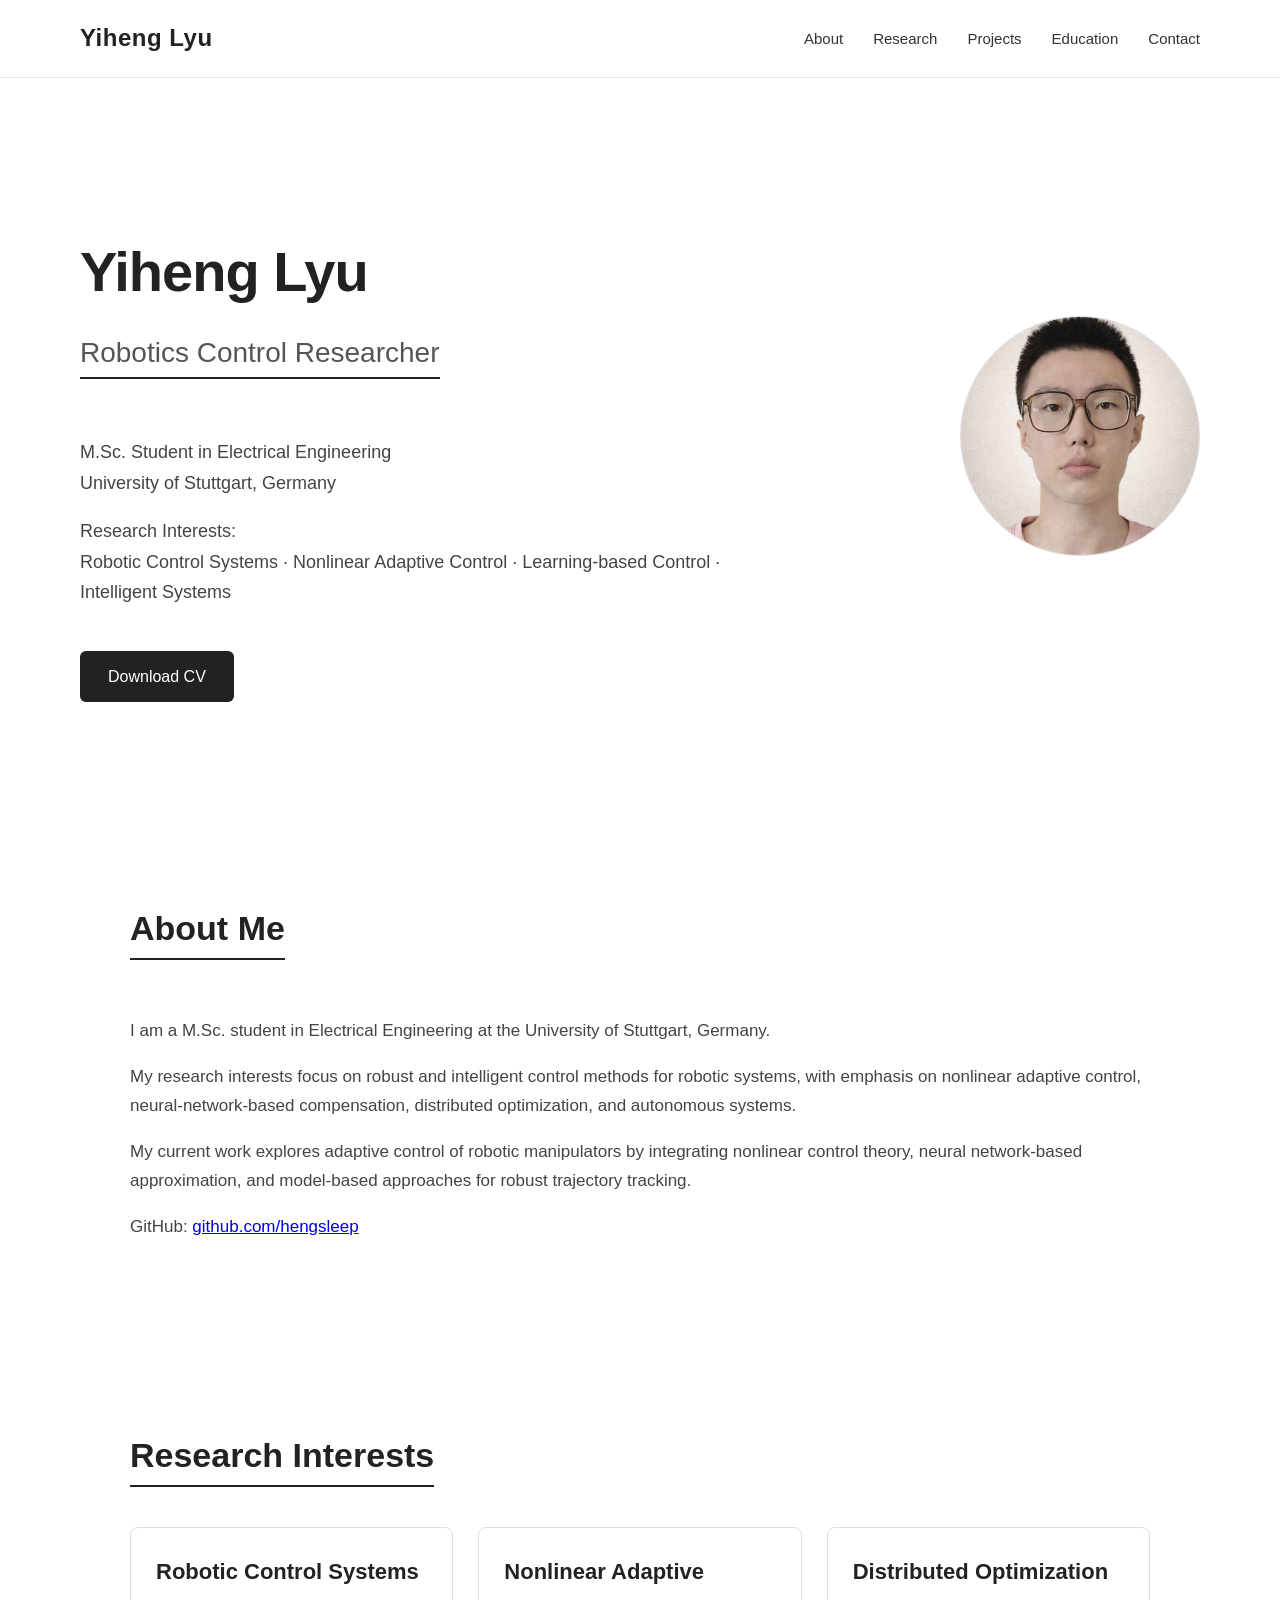
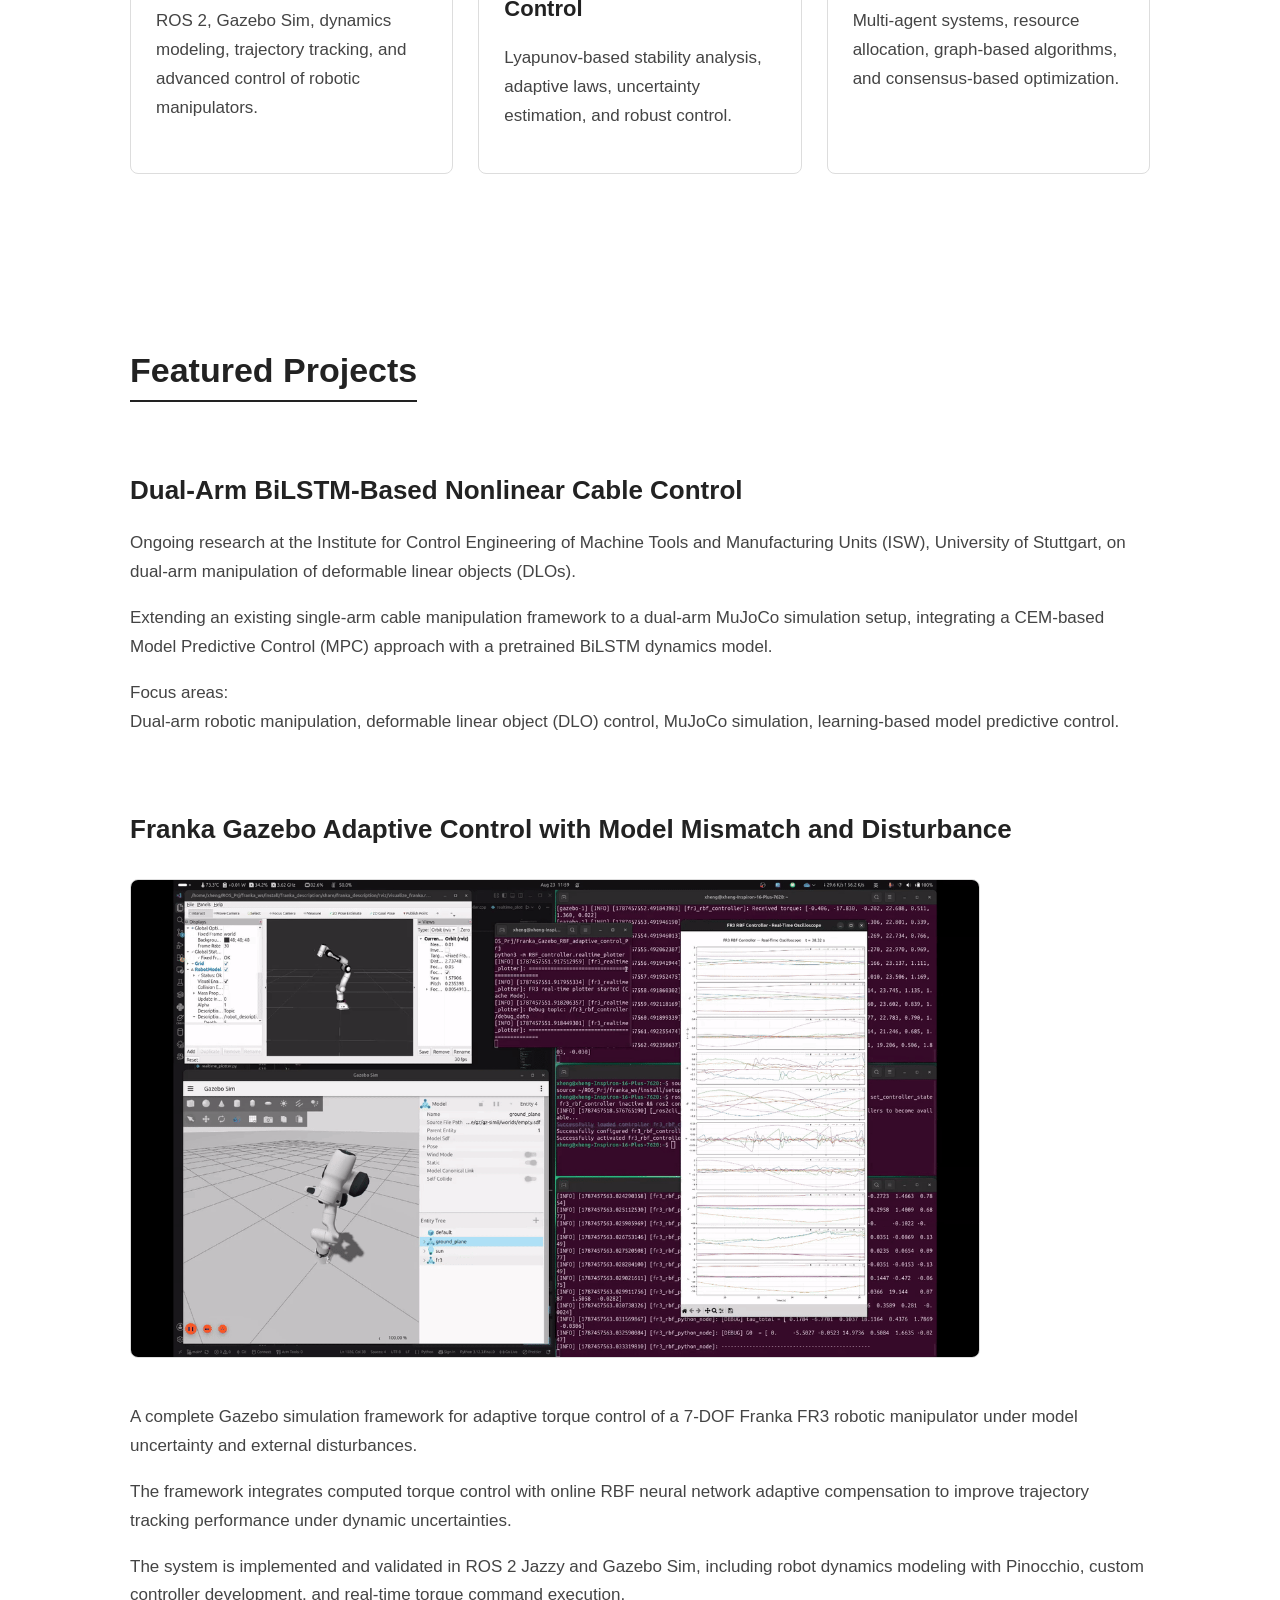
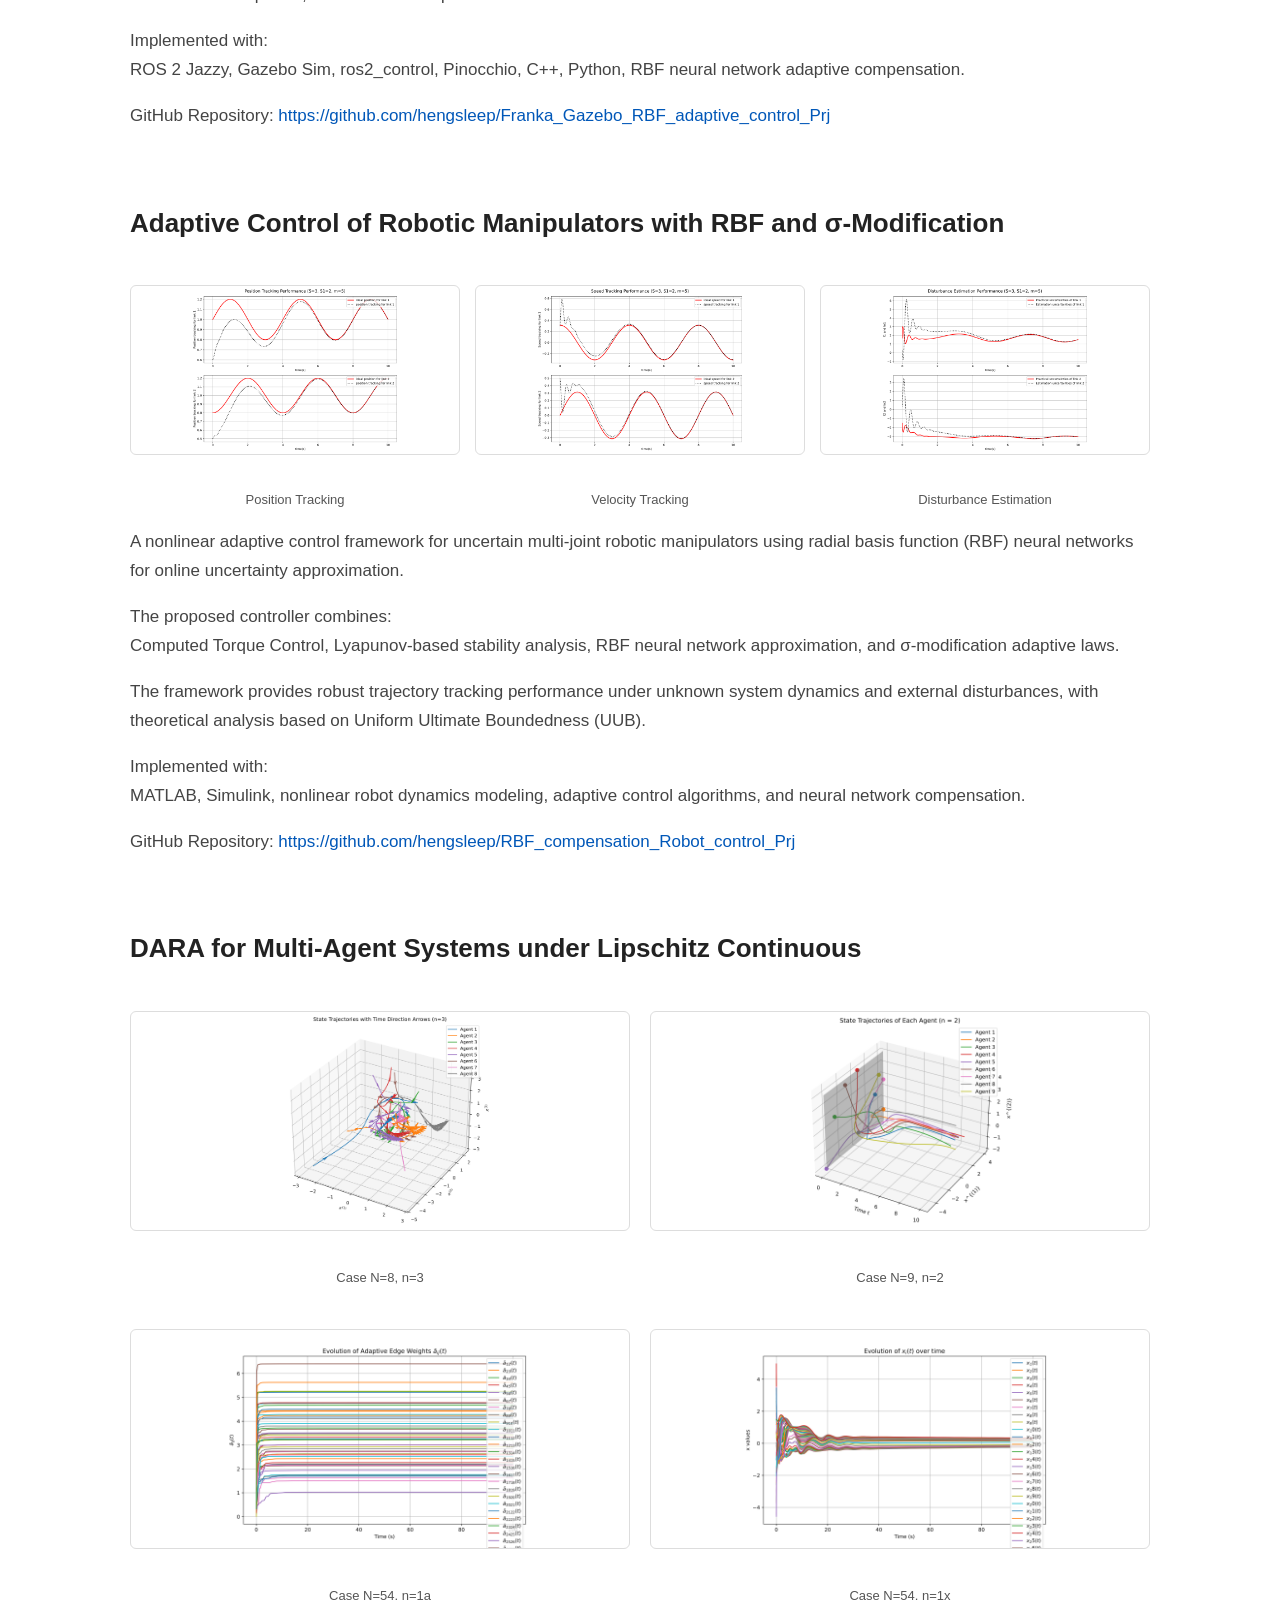
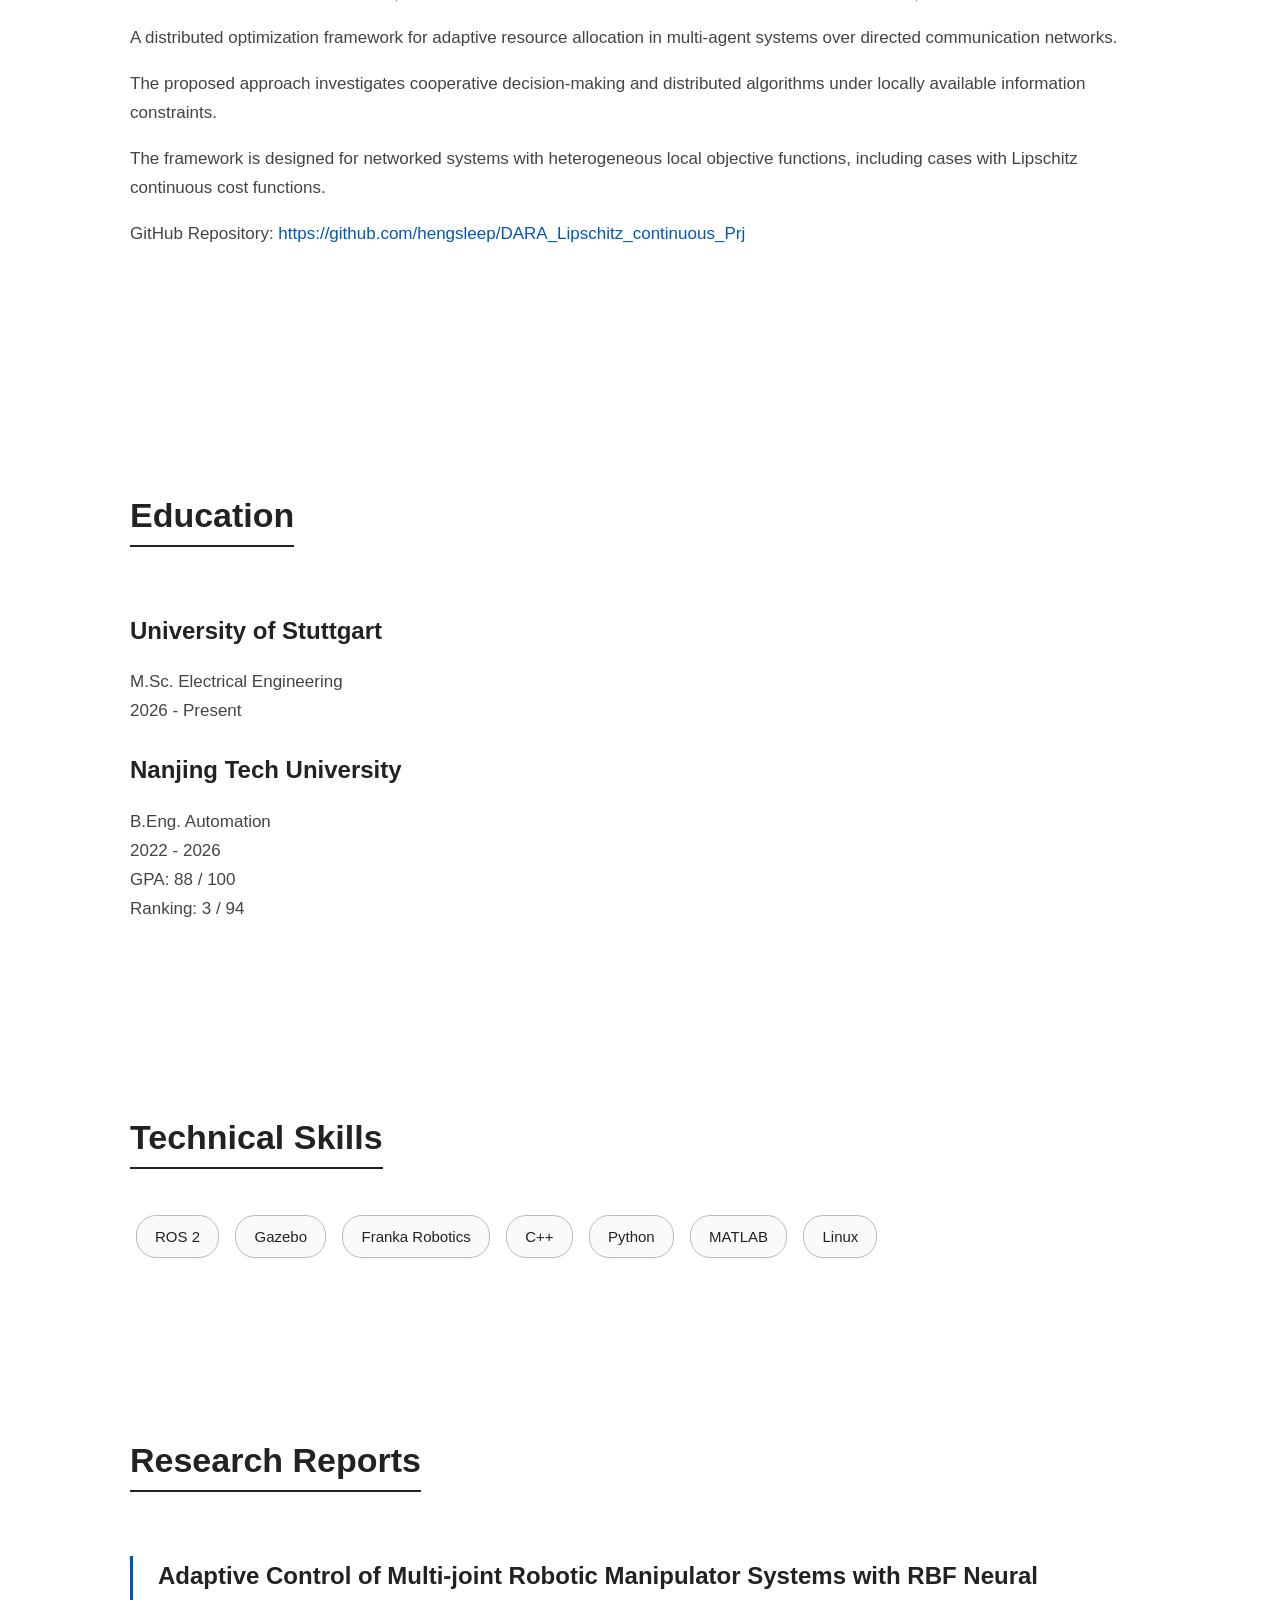
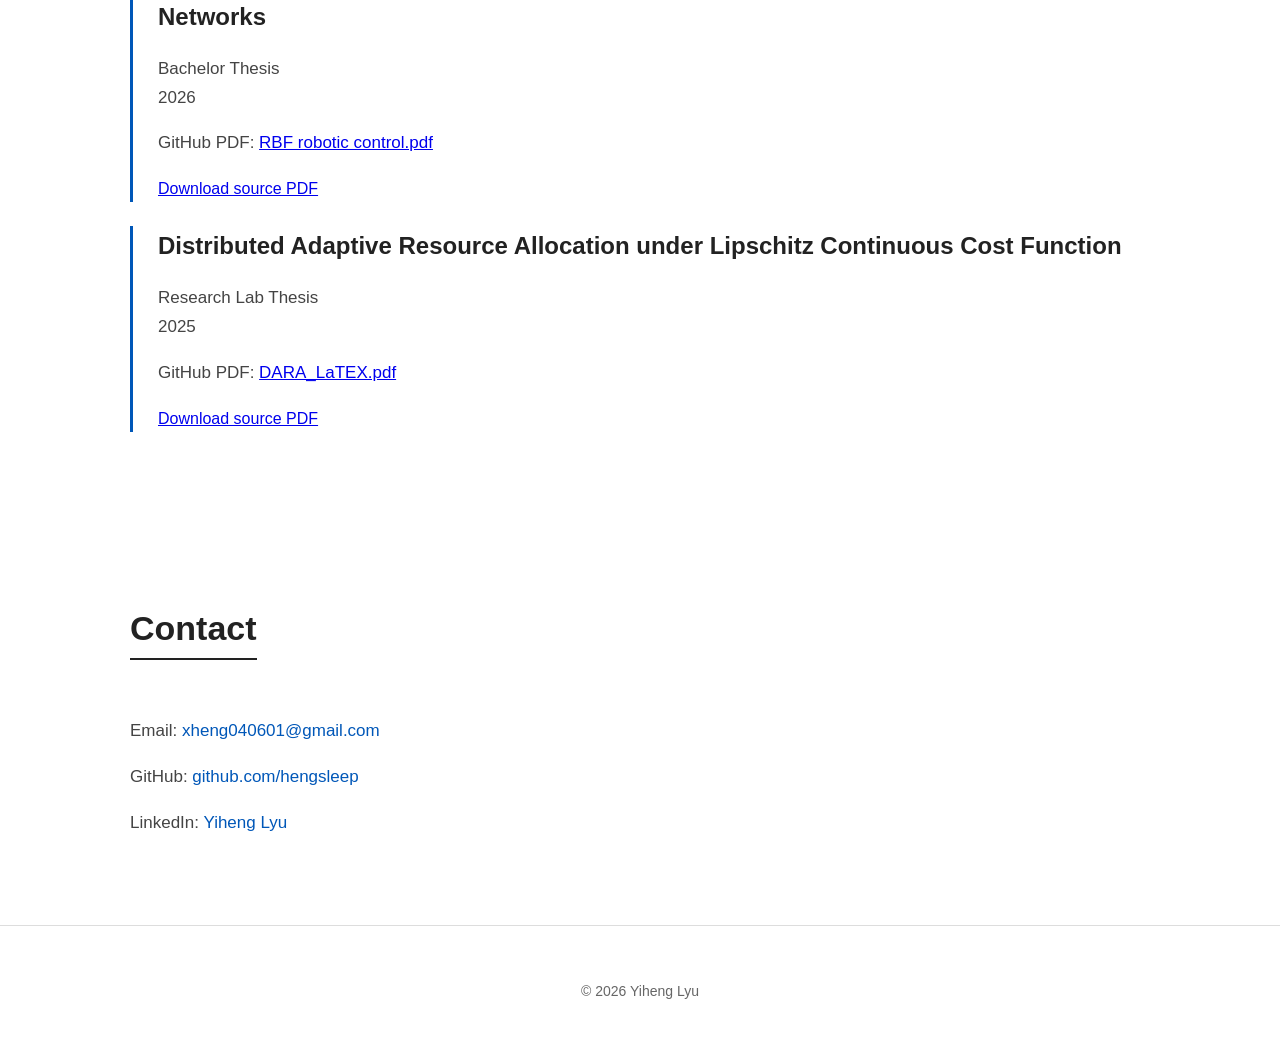
<file: index.html>
<!DOCTYPE html>
<html lang="en">

<head>

    <meta charset="UTF-8">

    <meta name="viewport" content="width=device-width, initial-scale=1.0">


    <title>
        Yiheng Lyu | Robotics Control Researcher
    </title>


    <link rel="stylesheet" href="style.css">

</head>


<body>



    <!-- Navigation -->

    <header>

        <nav>


            <div class="logo">
                Yiheng Lyu
            </div>



            <ul>

                <li>
                    <a href="#about">
                        About
                    </a>
                </li>


                <li>
                    <a href="#research">
                        Research
                    </a>
                </li>


                <li>
                    <a href="#projects">
                        Projects
                    </a>
                </li>


                <li>
                    <a href="#education">
                        Education
                    </a>
                </li>


                <li>
                    <a href="#contact">
                        Contact
                    </a>
                </li>


            </ul>


        </nav>

    </header>









    <!-- Hero Section -->


    <section class="hero">


        <div class="hero-text">


            <h1>
                Yiheng Lyu
            </h1>



            <h2>
                Robotics Control Researcher
            </h2>



            <p>

                M.Sc. Student in Electrical Engineering

                <br>

                University of Stuttgart, Germany

            </p>




            <p>

                Research Interests:

                <br>

                Robotic Control Systems ·
                Nonlinear Adaptive Control ·
                Learning-based Control ·
                Intelligent Systems

            </p>




            <a class="button" href="assets/Resume.pdf">

                Download CV

            </a>


        </div>





        <div class="hero-image">


            <!-- Replace with your profile photo -->

            <img src="assets/images/profile.jpg" alt="Yiheng Lyu">


        </div>


    </section>









    <!-- About -->


    <section id="about">


        <h2>
            About Me
        </h2>



        <p>

            I am a M.Sc. student in Electrical Engineering
            at the University of Stuttgart, Germany.


        </p>



        <p>


            My research interests focus on robust and
            intelligent control methods for robotic systems,
            with emphasis on nonlinear adaptive control,
            neural-network-based compensation, distributed optimization, 
            and autonomous systems.


        </p>



        <p>


             My current work explores adaptive control of robotic
            manipulators by integrating nonlinear control theory,
            neural network-based approximation,
            and model-based approaches for robust trajectory tracking.


        </p>

        <p>

            GitHub:

            <a href="https://github.com/hengsleep" target="_blank">

                github.com/hengsleep

            </a>

        </p>



    </section>









    <!-- Research Interests -->


    <section id="research">


        <h2>
            Research Interests
        </h2>



        <div class="cards">


            <div class="card">

                <h3>
                    Robotic Control Systems
                </h3>


                <p>

                    ROS 2, Gazebo Sim,
                    dynamics modeling,
                    trajectory tracking,
                    and advanced control
                    of robotic manipulators.

                </p>


            </div>





            <div class="card">


                <h3>
                    Nonlinear Adaptive Control
                </h3>


                <p>

                    Lyapunov-based stability analysis,
                    adaptive laws,
                    uncertainty estimation,
                    and robust control.

                </p>


            </div>





            <div class="card">


                <h3>
                    Distributed Optimization
                </h3>


                <p>

                    Multi-agent systems, 
                    resource allocation,
                    graph-based algorithms,
                    and consensus-based optimization.

                </p>


            </div>




        </div>


    </section>









    <!-- Featured Projects -->


    <section id="projects">


        <h2>
            Featured Projects
        </h2>






        <div class="project">


            <h3>
                Dual-Arm BiLSTM-Based Nonlinear Cable Control
            </h3>


            <p>
                Ongoing research at the Institute for Control Engineering of Machine Tools and
                Manufacturing Units (ISW), University of Stuttgart, on dual-arm manipulation
                of deformable linear objects (DLOs).
            </p>


            <p>
                Extending an existing single-arm cable manipulation framework to a dual-arm
                MuJoCo simulation setup, integrating a CEM-based Model Predictive Control (MPC)
                approach with a pretrained BiLSTM dynamics model.
            </p>


            <p>
                Focus areas:
                <br>
                Dual-arm robotic manipulation,
                deformable linear object (DLO) control,
                MuJoCo simulation,
                learning-based model predictive control.
            </p>


        </div>




        <div class="project">


            <h3>
                Franka Gazebo Adaptive Control with Model Mismatch and Disturbance
            </h3>



            <img src="assets/images/gazebo output visualization.gif" 
            alt="Franka FR3 adaptive control demo">



            <p>

                A complete Gazebo simulation framework for adaptive torque
                control of a 7-DOF Franka FR3 robotic manipulator
                under model uncertainty and external disturbances.

            </p>



            <p>

                The framework integrates computed torque control
                with online RBF neural network adaptive compensation
                to improve trajectory tracking performance under
                dynamic uncertainties.

            </p>



            <p>

                The system is implemented and validated in
                ROS 2 Jazzy and Gazebo Sim, including robot dynamics
                modeling with Pinocchio, custom controller development,
                and real-time torque command execution.

            </p>



            <p>

                Implemented with:

                <br>

                ROS 2 Jazzy,
                Gazebo Sim,
                ros2_control,
                Pinocchio,
                C++,
                Python,
                RBF neural network adaptive compensation.

            </p>



            <p>

                GitHub Repository:

                <a href="https://github.com/hengsleep/Franka_Gazebo_RBF_adaptive_control_Prj"
                target="_blank">

                    https://github.com/hengsleep/Franka_Gazebo_RBF_adaptive_control_Prj

                </a>

            </p>



        </div>









        <div class="project">


            <h3>
                Adaptive Control of Robotic Manipulators with RBF and σ-Modification
            </h3>


            <div class="project-gallery">


                <figure>

                    <img src="assets/images/Sim2_S=3_S1=2_m=5 Position Tracking.png"
                    alt="Position Tracking">

                    <figcaption>
                        Position Tracking
                    </figcaption>

                </figure>



                <figure>

                    <img src="assets/images/Sim2_S=3_S1=2_m=5 Speed Tracking.png"
                    alt="Velocity Tracking">

                    <figcaption>
                        Velocity Tracking
                    </figcaption>

                </figure>



                <figure>

                    <img src="assets/images/Sim2_S=3_S1=2_m=5 Disturbance Estimation.png"
                    alt="Disturbance Estimation">

                    <figcaption>
                        Disturbance Estimation
                    </figcaption>

                </figure>


            </div>



            <p>

                A nonlinear adaptive control framework for
                uncertain multi-joint robotic manipulators
                using radial basis function (RBF) neural networks
                for online uncertainty approximation.

            </p>




            <p>

                The proposed controller combines:

                <br>

                Computed Torque Control,
                Lyapunov-based stability analysis,
                RBF neural network approximation,
                and σ-modification adaptive laws.

            </p>




            <p>

                The framework provides robust trajectory tracking
                performance under unknown system dynamics and
                external disturbances, with theoretical analysis
                based on Uniform Ultimate Boundedness (UUB).

            </p>




            <p>

                Implemented with:

                <br>

                MATLAB,
                Simulink,
                nonlinear robot dynamics modeling,
                adaptive control algorithms,
                and neural network compensation.

            </p>




            <p>

                GitHub Repository:

                <a href="https://github.com/hengsleep/RBF_compensation_Robot_control_Prj"
                target="_blank">

                    https://github.com/hengsleep/RBF_compensation_Robot_control_Prj

                </a>

            </p>



        </div>






        <div class="project">


            <h3>
                DARA for Multi-Agent Systems under Lipschitz Continuous
            </h3>


            <div class="project-gallery-2x2">


                <figure>

                    <img src="assets/images/N_8n_3x.png"
                    alt="Distributed Optimization Result">

                    <figcaption>
                        Case N=8, n=3
                    </figcaption>

                </figure>



                <figure>

                    <img src="assets/images/N_9n_2x.png"
                    alt="Distributed Optimization Result">

                    <figcaption>
                        Case N=9, n=2
                    </figcaption>

                </figure>



                <figure>

                    <img src="assets/images/N_54n_1a.png"
                    alt="Distributed Optimization Result">

                    <figcaption>
                        Case N=54, n=1a
                    </figcaption>

                </figure>



                <figure>

                    <img src="assets/images/N_54n_1x.png"
                    alt="Distributed Optimization Result">

                    <figcaption>
                        Case N=54, n=1x
                    </figcaption>

                </figure>


            </div>



            <p>

                A distributed optimization framework for
                adaptive resource allocation in multi-agent
                systems over directed communication networks.

            </p>



            <p>

                The proposed approach investigates cooperative
                decision-making and distributed algorithms
                under locally available information constraints.

            </p>



            <p>

                The framework is designed for networked systems
                with heterogeneous local objective functions,
                including cases with Lipschitz continuous cost
                functions.

            </p>



            <p>

                GitHub Repository:

                <a href="https://github.com/hengsleep/DARA_Lipschitz_continuous_Prj"
                target="_blank">

                    https://github.com/hengsleep/DARA_Lipschitz_continuous_Prj

                </a>

            </p>


        </div>




    </section>






    <!-- Education -->


    <section id="education">


        <h2>
            Education
        </h2>





        <h3>
            University of Stuttgart
        </h3>


        <p>

            M.Sc. Electrical Engineering

            <br>

            2026 - Present

        </p>






        <h3>
            Nanjing Tech University
        </h3>


        <p>

            B.Eng. Automation

            <br>

            2022 - 2026


            <br>

            GPA: 88 / 100


            <br>

            Ranking: 3 / 94


        </p>



    </section>









    <!-- Skills -->


    <section>


        <h2>
            Technical Skills
        </h2>



        <div class="skills">


            <span>
                ROS 2
            </span>


            <span>
                Gazebo
            </span>


            <span>
                Franka Robotics
            </span>


            <span>
                C++
            </span>


            <span>
                Python
            </span>


            <span>
                MATLAB
            </span>


            <span>
                Linux
            </span>


        </div>



    </section>









    <!-- Reports -->


    <section>


        <h2>
            Research Reports
        </h2>



        <div class="report">


            <h3>
                Adaptive Control of Multi-joint Robotic
                Manipulator Systems with RBF Neural Networks
            </h3>


            <p>

                Bachelor Thesis

                <br>

                2026

            </p>


            <p>

            GitHub PDF:

            <a href="https://github.com/hengsleep/RBF_Sigma_Adaptive_Robot_control_Prj/blob/main/RBF%20robotic%20control.pdf"
               target="_blank">

                RBF robotic control.pdf

            </a>

        </p>



        <a class="download-btn"
           href="assets/RBF_robotic_control.pdf">

            Download source PDF

        </a>


        </div>





        <div class="report">


            <h3>
                Distributed Adaptive Resource Allocation under Lipschitz Continuous Cost Function
            </h3>


            <p>

                Research Lab Thesis

                <br>

                2025

            </p>


            <p>

            GitHub PDF:

            <a href="https://github.com/hengsleep/DARA_Lipschitz_continuous_Prj/blob/main/DARA_LaTEX.pdf"
               target="_blank">

                DARA_LaTEX.pdf

            </a>

        </p>



        <a class="download-btn"
           href="assets/DARA_LaTEX.pdf">

            Download source PDF

        </a>


        </div>



    </section>









    <!-- Contact -->


    <section id="contact">


        <h2>
            Contact
        </h2>




        <p>

            Email:

            <a href="mailto:xheng040601@gmail.com">

                xheng040601@gmail.com

            </a>


        </p>





        <p>

            GitHub:

            <a href="https://github.com/hengsleep">

                github.com/hengsleep

            </a>


        </p>






        <p>

            LinkedIn:

            <a href="https://www.linkedin.com/in/xheng1934/">

                Yiheng Lyu

            </a>


        </p>




    </section>









    <footer>


        <p>

            © 2026 Yiheng Lyu

        </p>


    </footer>






    <script src="script.js"></script>


</body>


</html>
</file>
<file: style.css>
/* =====================================
   Global Settings
===================================== */


* {

    box-sizing: border-box;

}



html {

    scroll-behavior: smooth;

}



body {

    margin: 0;

    padding: 0;

    font-family:
        "Helvetica Neue",
        Helvetica,
        Arial,
        sans-serif;

    color: #222;

    background: #ffffff;

    line-height: 1.7;

}





/* =====================================
   Navigation
===================================== */


header {

    position: sticky;

    top: 0;

    z-index: 100;

    background: rgba(255,255,255,0.95);

    border-bottom: 1px solid #e5e5e5;

}



nav {

    max-width: 1200px;

    margin: auto;

    padding: 18px 40px;

    display: flex;

    justify-content: space-between;

    align-items: center;

}



.logo {

    font-size: 24px;

    font-weight: 600;

    letter-spacing: 0.5px;

}



nav ul {

    list-style: none;

    display: flex;

    gap: 30px;

    margin: 0;

    padding: 0;

}



nav a {

    text-decoration: none;

    color: #333;

    font-size: 15px;

}



nav a:hover {

    color: #0057b8;

}





/* =====================================
   Hero Section
===================================== */


.hero {

    max-width: 1200px;

    margin: auto;

    padding: 100px 40px;

    display: flex;

    justify-content: space-between;

    align-items: center;

    gap: 60px;

}



.hero-text {

    max-width: 650px;

}



.hero h1 {

    font-size: 56px;

    font-weight: 700;

    margin-bottom: 10px;

    letter-spacing: -1px;

}



.hero h2 {

    font-size: 28px;

    font-weight: 400;

    color: #555;

    margin-top: 0;

}



.hero p {

    font-size: 18px;

    color: #444;

}





.hero-image img {

    width: 240px;

    height: 240px;

    object-fit: cover;

    border-radius: 50%;

    border: 1px solid #ddd;

}







/* =====================================
   Button
===================================== */


.button {

    display: inline-block;

    margin-top: 25px;

    padding: 12px 28px;

    background: #222;

    color: white;

    text-decoration: none;

    border-radius: 6px;

    transition: 0.2s;

}



.button:hover {

    background: #0057b8;

}







/* =====================================
   Section Layout
===================================== */


section {

    max-width: 1100px;

    margin: auto;

    padding: 70px 40px;

}



section h2 {

    font-size: 34px;

    margin-bottom: 40px;

    font-weight: 600;

    border-bottom: 2px solid #222;

    display: inline-block;

}





section p {

    font-size: 17px;

    color: #444;

}







/* =====================================
   Research Cards
===================================== */


.cards {

    display: grid;

    grid-template-columns: repeat(3,1fr);

    gap: 25px;

}



.card {

    border: 1px solid #ddd;

    padding: 25px;

    border-radius: 8px;

    transition: 0.25s;

}



.card:hover {

    transform: translateY(-5px);

    border-color: #888;

}



.card h3 {

    margin-top: 0;

    font-size: 22px;

}







/* =====================================
   Projects
===================================== */


.project {

    margin-bottom: 70px;

}



.project h3 {

    font-size: 26px;

}



.project img {

    width: 100%;

    max-width: 850px;

    margin: 20px 0;

    border-radius: 8px;

    border: 1px solid #ddd;

}





.project a {

    color: #0057b8;

    text-decoration: none;

    font-weight: 500;

}



.project a:hover {

    text-decoration: underline;

}








/* =====================================
   Experience
===================================== */


.experience {

    border-left: 3px solid #222;

    padding-left: 30px;

}



.experience ul {

    font-size: 17px;

}







/* =====================================
   Gallery
===================================== */


.gallery {

    display: grid;

    grid-template-columns: repeat(3,1fr);

    gap: 25px;

}



.gallery img {

    width:100%;

    border-radius:8px;

    border:1px solid #ddd;

}





.gallery p {

    text-align:center;

}








/* =====================================
   Skills
===================================== */


.skills span {


    display:inline-block;

    padding:8px 18px;

    margin:6px;

    border:1px solid #bbb;

    border-radius:20px;

    font-size:15px;

    background:#fafafa;

}








/* =====================================
   Education / Reports
===================================== */


section h3 {

    font-size:24px;

    margin-bottom:8px;

}



.report {

    border-left:3px solid #0057b8;

    padding-left:25px;

}







/* =====================================
   Contact
===================================== */


#contact a {

    color:#0057b8;

    text-decoration:none;

}



#contact a:hover {

    text-decoration:underline;

}







/* =====================================
   Footer
===================================== */


footer {

    text-align:center;

    padding:40px;

    border-top:1px solid #ddd;

    color:#666;

    font-size:14px;

}


/* =====================================
   Compact Project Gallery
===================================== */


.project-gallery {

    display: grid;

    grid-template-columns: repeat(3, 1fr);

    gap: 15px;

    margin-top: 20px;

}



.project-gallery figure {

    margin: 0;

    text-align: center;

}



.project-gallery img {

    width: 100%;

    height: 170px;

    object-fit: contain;

    border: 1px solid #ddd;

    border-radius: 6px;

}



.project-gallery figcaption {

    margin-top: 6px;

    font-size: 13px;

    color: #555;

}





@media(max-width:900px){

    .project-gallery {

        grid-template-columns:1fr;

    }


    .project-gallery img {

        height:auto;

    }

}

/* =====================================
   2x2 Project Gallery
===================================== */


.project-gallery-2x2 {

    display: grid;

    grid-template-columns: repeat(2, 1fr);

    gap: 20px;

    margin-top: 20px;

}



.project-gallery-2x2 figure {

    margin: 0;

    text-align: center;

}



.project-gallery-2x2 img {

    width: 100%;

    height: 220px;

    object-fit: contain;

    border: 1px solid #ddd;

    border-radius: 6px;

}



.project-gallery-2x2 figcaption {

    margin-top: 8px;

    font-size: 13px;

    color: #555;

}





@media(max-width:900px){

    .project-gallery-2x2 {

        grid-template-columns:1fr;

    }


    .project-gallery-2x2 img {

        height:auto;

    }

}



/* =====================================
   Responsive Design
===================================== */


@media(max-width:900px){


    nav {

        flex-direction:column;

        gap:15px;

    }



    nav ul {

        flex-wrap:wrap;

        justify-content:center;

    }



    .hero {

        flex-direction:column-reverse;

        text-align:center;

    }



    .hero h1 {

        font-size:42px;

    }



    .cards {

        grid-template-columns:1fr;

    }



    .gallery {

        grid-template-columns:1fr;

    }


}
</file>
